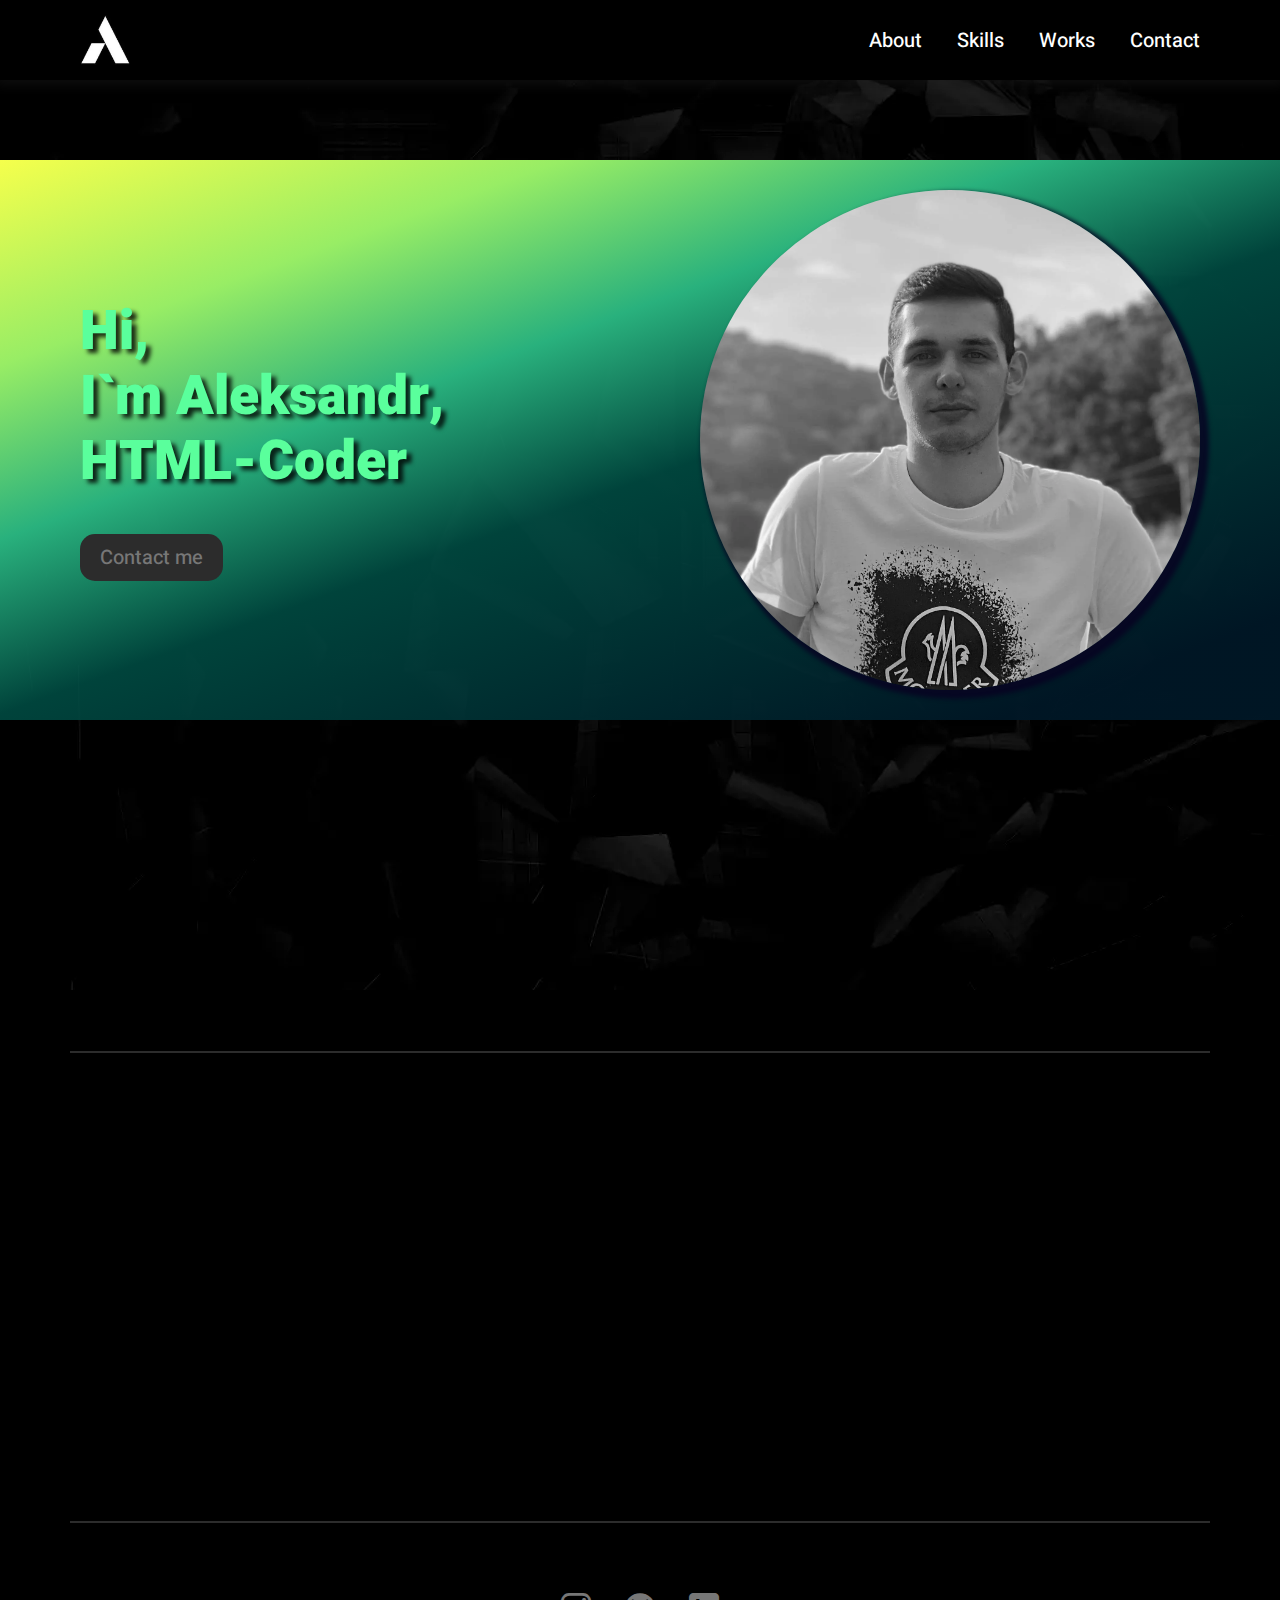
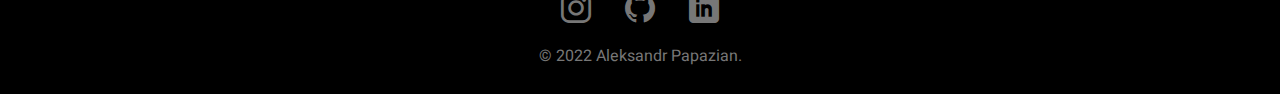
<file: index.html>
<!DOCTYPE html>
<html lang="en">
<head>
    <meta charset="UTF-8">
    <meta http-equiv="X-UA-Compatible" content="IE=edge">
    <meta name="viewport" content="width=device-width, initial-scale=1.0">
    <link rel="stylesheet" href="css/style.min.css?_v=20220630144402">
    <title>Portfolio | Aleksandr Papazian</title>
</head>
<body>
    <div class="wrapper">
        <header class="header">
    <div class="header__content container">
        <div class="header__menu menu">
            <a href="index.html" class="menu__logo">
                <picture><source srcset="img/logo.webp" type="image/webp"><img src="img/logo.jpg" alt="logo"></picture>
            </a>
            <nav class="menu__body">
                <ul class="menu__list">
                    <li><a href="about.html" class="menu__link  ">About</a></li>
                    <li><a href="skills.html" class="menu__link ">Skills</a></li>
                    <li><a href="works.html" class="menu__link ">Works</a></li>
                    <li><a href="contact.html" class="menu__link ">Contact</a></li>
                </ul>
            </nav>
            <div class="menu__burger burger-menu">
                <span></span>
            </div>
        </div>
    </div>
</header>
        <main class="main">
            <section class="hello">
                <div class="hello__container container">
                    <div class="hello__content">
                        <h1 class="hello__title title-hello anim-items anim-no-hide">
                            Hi, <br>
                            I`m Aleksandr, <br>
                            HTML-Coder
                        </h1>
                        <a href="contact.html" class="hello__button button anim-items anim-no-hide">Contact me</a>
                    </div>
                    <div class="hello__avatar anim-items anim-no-hide">
                        <picture><source srcset="img/avatar.webp" type="image/webp"><img src="img/avatar.jpg" alt="avatar"></picture>
                    </div>
                </div>
            </section>
            <section class="my-portfolio">
                <div class="my-portfolio__container container">
                    <div class="my-portfolio__content">
                        <h2 class="my-portfolio__title title anim-items anim-no-hide">My portfolio</h2>
                        <p class="my-portfolio__text text anim-items anim-no-hide">
                            A small gallery of the latest projects I have chosen. I made them from layouts found on the Internet. <br>
                            Interested to see some more? Visit <a href="works.html">my work</a> page.
                        </p>
                        <a href="works.html" class="my-portfolio__button button anim-items anim-no-hide">See more</a>
                    </div>
                </div>
            </section>
            <section class="featured-works">
                <div class="featured-works__container container">
                    <h2 class="featured-works__title title anim-items anim-no-hide">Featured works</h2>
                    <div class="featured-works__items works">
                        <div class="works__items">
                            <a href="https://de1m0s7.github.io/bright-jh/" target="_blank" class="works__item anim-items anim-no-hide">
                                <picture><source srcset="img/logo/bright-jh.webp" type="image/webp"><img src="img/logo/bright-jh.jpg" alt="img"></picture>
                            </a>
                            <a href="https://de1m0s7.github.io/QWERy/" target="_blank" class="works__item anim-items anim-no-hide">
                                <picture><source srcset="img/logo/qwery.webp" type="image/webp"><img src="img/logo/qwery.jpg" alt="img"></picture>
                            </a>
                            <a href="https://de1m0s7.github.io/space-x/" target="_blank" class="works__item anim-items anim-no-hide">
                                <picture><source srcset="img/logo/space-x.webp" type="image/webp"><img src="img/logo/space-x.jpg" alt="img"></picture>
                            </a>
                            <a href="https://de1m0s7.github.io/boosted-usa/" target="_blank" class="works__item anim-items anim-no-hide">
                                <picture><source srcset="img/logo/boosted-usa.webp" type="image/webp"><img src="img/logo/boosted-usa.jpg" alt="img"></picture>
                            </a>
                        </div>
                    </div>
                </div>
            </section>
        </main>
        <footer class="footer">
    <div class="footer__content container">
        <div class="footer__social social">
            <a href="https://www.instagram.com/alexandr_papazian/" target="_blank" class="social__item icon-instagram"></a>
            <a href="https://github.com/De1m0s7" target="_blank" class="social__item icon-github"></a>
            <a href="https://www.linkedin.com/in/alexandr-papazian-7a0780193/" target="_blank" class="social__item icon-linkedin"></a>
        </div>
        <div class="footer__copyright">© 2022 Aleksandr Papazian.</div>
    </div>
</footer>
    </div>
    <script src="js/app.min.js?_v=20220630144402"></script>
</body>
</html>
</file>
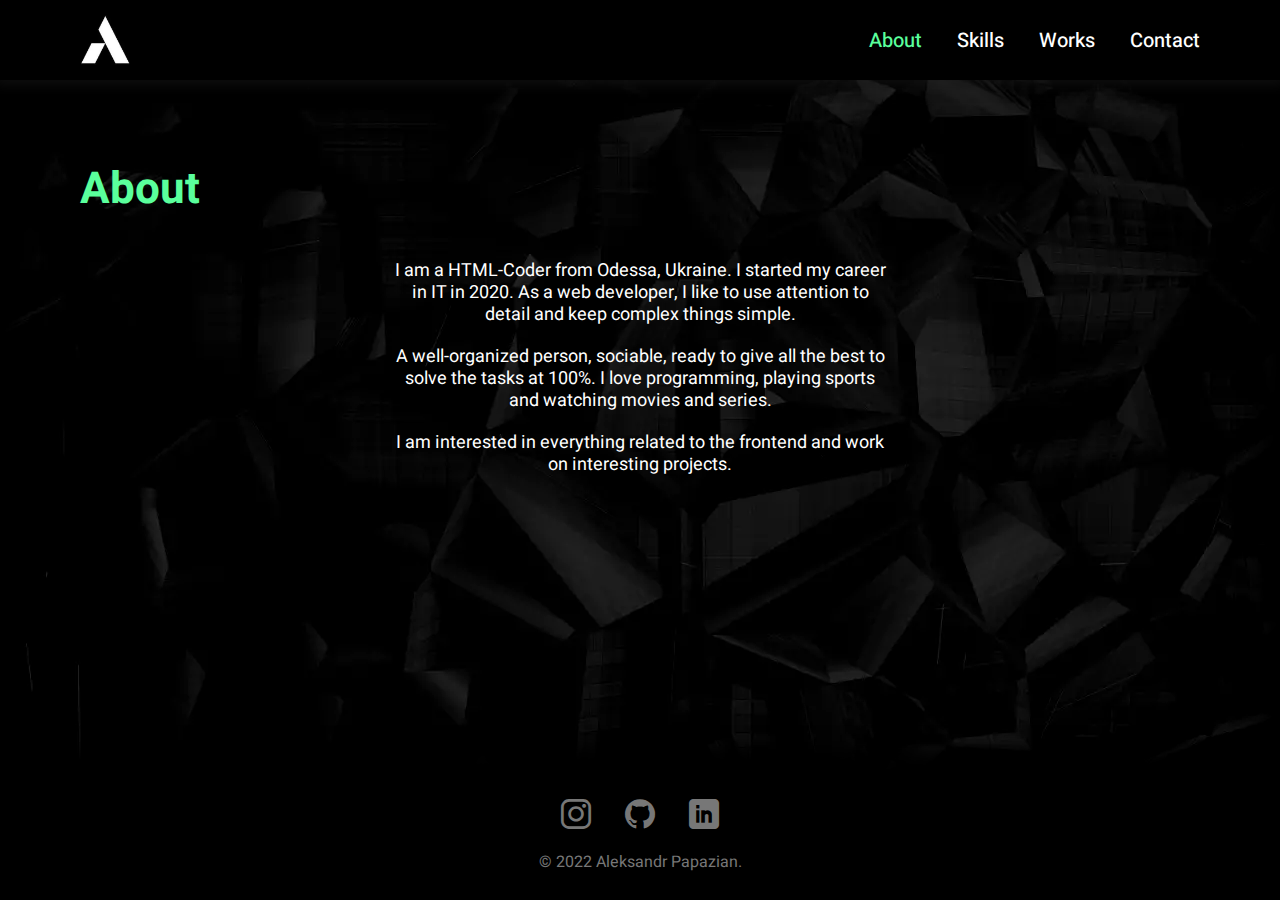
<file: about.html>
<!DOCTYPE html>
<html lang="en">
<head>
    <meta charset="UTF-8">
    <meta http-equiv="X-UA-Compatible" content="IE=edge">
    <meta name="viewport" content="width=device-width, initial-scale=1.0">
    <link rel="stylesheet" href="css/style.min.css?_v=20220630144402">
    <title>Portfolio | Aleksandr Papazian</title>
</head>
<body>
    <div class="wrapper">
        <header class="header">
    <div class="header__content container">
        <div class="header__menu menu">
            <a href="index.html" class="menu__logo">
                <picture><source srcset="img/logo.webp" type="image/webp"><img src="img/logo.jpg" alt="logo"></picture>
            </a>
            <nav class="menu__body">
                <ul class="menu__list">
                    <li><a href="about.html" class="menu__link  active">About</a></li>
                    <li><a href="skills.html" class="menu__link ">Skills</a></li>
                    <li><a href="works.html" class="menu__link ">Works</a></li>
                    <li><a href="contact.html" class="menu__link ">Contact</a></li>
                </ul>
            </nav>
            <div class="menu__burger burger-menu">
                <span></span>
            </div>
        </div>
    </div>
</header>
        <main class="main">
            <div class="about main__container container">
                <h1 class="about__title title anim-items anim-no-hide">About</h1>
                <div class="about__content">
                    <p class="about__text text anim-items anim-no-hide">
                        I am a HTML-Coder from Odessa, Ukraine.
                        I started my career in IT in 2020. As a web developer, I like to use attention to detail and keep complex things simple.
                    </p>
                    <p class="about__text text anim-items anim-no-hide">
                        A well-organized person, sociable, ready to give all the best to solve the tasks at 100%. I love programming, playing sports and watching movies and series.
                    </p>
                    <p class="about__text text anim-items anim-no-hide">
                        I am interested in everything related to the frontend and work on interesting projects.
                    </p>
                </div>
            </div>
        </main>
        <footer class="footer">
    <div class="footer__content container">
        <div class="footer__social social">
            <a href="https://www.instagram.com/alexandr_papazian/" target="_blank" class="social__item icon-instagram"></a>
            <a href="https://github.com/De1m0s7" target="_blank" class="social__item icon-github"></a>
            <a href="https://www.linkedin.com/in/alexandr-papazian-7a0780193/" target="_blank" class="social__item icon-linkedin"></a>
        </div>
        <div class="footer__copyright">© 2022 Aleksandr Papazian.</div>
    </div>
</footer>
    </div>
    <script src="js/app.min.js?_v=20220630144402"></script>
</body>
</html>
</file>
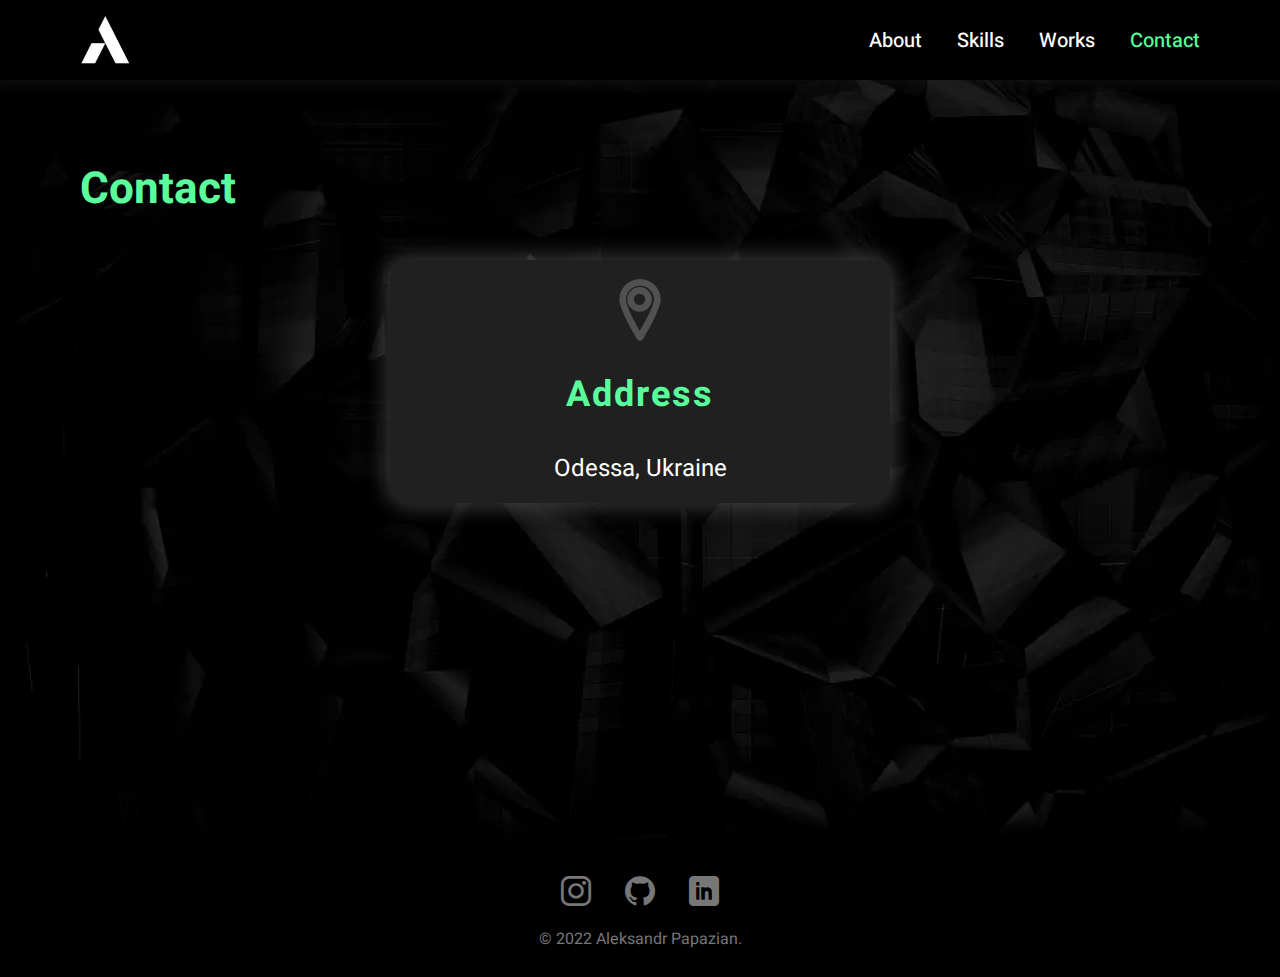
<file: contact.html>
<!DOCTYPE html>
<html lang="en">
<head>
    <meta charset="UTF-8">
    <meta http-equiv="X-UA-Compatible" content="IE=edge">
    <meta name="viewport" content="width=device-width, initial-scale=1.0">
    <link rel="stylesheet" href="css/style.min.css?_v=20220630144402">
    <title>Portfolio | Aleksandr Papazian</title>
</head>
<body>
    <div class="wrapper">
        <header class="header">
    <div class="header__content container">
        <div class="header__menu menu">
            <a href="index.html" class="menu__logo">
                <picture><source srcset="img/logo.webp" type="image/webp"><img src="img/logo.jpg" alt="logo"></picture>
            </a>
            <nav class="menu__body">
                <ul class="menu__list">
                    <li><a href="about.html" class="menu__link  ">About</a></li>
                    <li><a href="skills.html" class="menu__link ">Skills</a></li>
                    <li><a href="works.html" class="menu__link ">Works</a></li>
                    <li><a href="contact.html" class="menu__link active">Contact</a></li>
                </ul>
            </nav>
            <div class="menu__burger burger-menu">
                <span></span>
            </div>
        </div>
    </div>
</header>
        <main class="main contact">
            <div class="contact__container main__container container">
                <h1 class="contact__title title anim-items anim-no-hide">Contact</h1>
                <div class="contact__content">
                    <div class="contact__items card-contact">
                        <div class="contact__item card-contact__item anim-items anim-no-hide">
                            <div class="contact__icon card-contact__icon icon-location"></div>
                            <h4 class="contact__title card-contact__title">Address</h4>
                            <p class="contact__text card-contact__text">Odessa, Ukraine</p>
                        </div>
                        <div class="contact__item card-contact__item anim-items anim-no-hide">
                            <div class="contact__icon card-contact__icon icon-email"></div>
                            <h4 class="contact__title card-contact__title">E-mail</h4>
                            <p class="contact__text card-contact__text">aleksandr.papazian@gmail.com</p>
                        </div>
                    </div>
                </div>
            </div>
        </main>
        <footer class="footer">
    <div class="footer__content container">
        <div class="footer__social social">
            <a href="https://www.instagram.com/alexandr_papazian/" target="_blank" class="social__item icon-instagram"></a>
            <a href="https://github.com/De1m0s7" target="_blank" class="social__item icon-github"></a>
            <a href="https://www.linkedin.com/in/alexandr-papazian-7a0780193/" target="_blank" class="social__item icon-linkedin"></a>
        </div>
        <div class="footer__copyright">© 2022 Aleksandr Papazian.</div>
    </div>
</footer>
    </div>
    <script src="js/app.min.js?_v=20220630144402"></script>
</body>
</html>
</file>
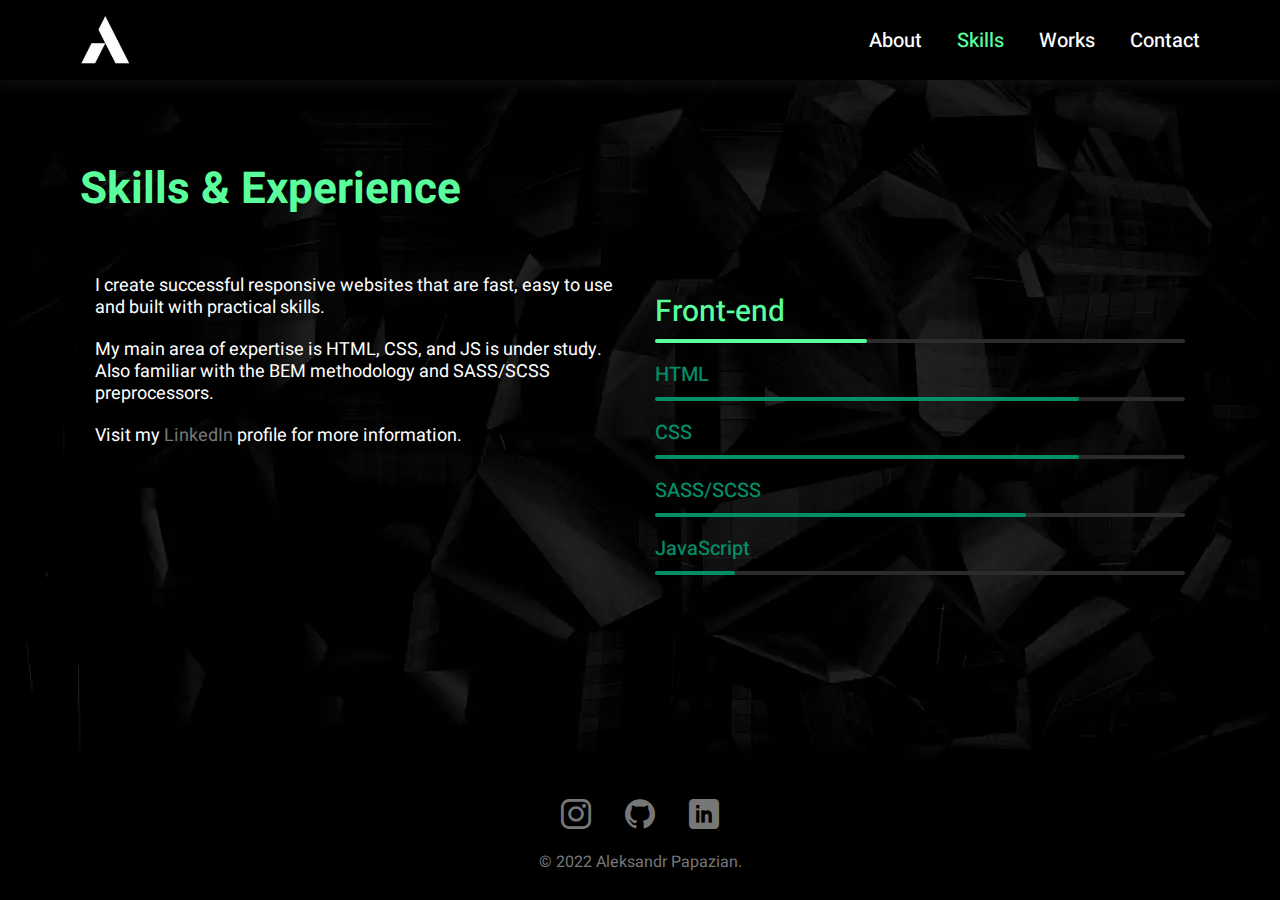
<file: skills.html>
<!DOCTYPE html>
<html lang="en">
<head>
    <meta charset="UTF-8">
    <meta http-equiv="X-UA-Compatible" content="IE=edge">
    <meta name="viewport" content="width=device-width, initial-scale=1.0">
    <link rel="stylesheet" href="css/style.min.css?_v=20220630144402">
    <title>Portfolio | Aleksandr Papazian</title>
</head>
<body>
    <div class="wrapper">
        <header class="header">
    <div class="header__content container">
        <div class="header__menu menu">
            <a href="index.html" class="menu__logo">
                <picture><source srcset="img/logo.webp" type="image/webp"><img src="img/logo.jpg" alt="logo"></picture>
            </a>
            <nav class="menu__body">
                <ul class="menu__list">
                    <li><a href="about.html" class="menu__link  ">About</a></li>
                    <li><a href="skills.html" class="menu__link active">Skills</a></li>
                    <li><a href="works.html" class="menu__link ">Works</a></li>
                    <li><a href="contact.html" class="menu__link ">Contact</a></li>
                </ul>
            </nav>
            <div class="menu__burger burger-menu">
                <span></span>
            </div>
        </div>
    </div>
</header>
        <main class="main">
            <div class="skills main__container container">
                <h1 class="skills__title title anim-items anim-no-hide">Skills & Experience</h1>
                <div class="skills__items">
                    <div class="skills__item">
                        <p class="skills__text text anim-items anim-no-hide">
                            I create successful responsive websites that are fast, easy to use and built with practical skills.
                        </p>
                        <p class="skills__text text anim-items anim-no-hide">
                            My main area of expertise is HTML, CSS, and JS is under study. Also familiar with the BEM methodology and SASS/SCSS preprocessors.
                        </p>
                        <p class="skills__text text anim-items anim-no-hide">
                            Visit my <a href="https://www.linkedin.com/in/alexandr-papazian-7a0780193/" target="_blank">LinkedIn</a> profile for more information.
                        </p>
                    </div>
                    <div class="skills__item">
                        <div class="skills__item-body anim-items anim-no-hide">
                            <h3 class="skills__subtitle subtitle-skills">Front-end</h3>
                            <div class="skills__chart chart ">
                                <div class="chart__front-end anim-items anim-no-hide"></div>
                            </div>
                        </div>
                        <div class="skills__item-body anim-items anim-no-hide">
                            <h3 class="skills__subtitle subtitle-skills subtitle-skills--lang">HTML</h3>
                            <div class="skills__chart chart">
                                <div class="chart__html anim-items anim-no-hide"></div>
                            </div>
                        </div>
                        <div class="skills__item-body anim-items anim-no-hide">
                            <h3 class="skills__subtitle subtitle-skills subtitle-skills--lang">CSS</h3>
                            <div class="skills__chart chart">
                                <div class="chart__css anim-items anim-no-hide"></div>
                            </div>
                        </div>
                        <div class="skills__item-body anim-items anim-no-hide">
                            <h3 class="skills__subtitle subtitle-skills subtitle-skills--lang">SASS/SCSS</h3>
                            <div class="skills__chart chart">
                                <div class="chart__sass anim-items anim-no-hide"></div>
                            </div>
                        </div>
                        <div class="skills__item-body anim-items anim-no-hide">
                            <h3 class="skills__subtitle subtitle-skills subtitle-skills--lang">JavaScript</h3>
                            <div class="skills__chart chart">
                                <div class="chart__js anim-items anim-no-hide"></div>
                            </div>
                        </div>
                    </div>
                </div>
            </div>
        </main>
        <footer class="footer">
    <div class="footer__content container">
        <div class="footer__social social">
            <a href="https://www.instagram.com/alexandr_papazian/" target="_blank" class="social__item icon-instagram"></a>
            <a href="https://github.com/De1m0s7" target="_blank" class="social__item icon-github"></a>
            <a href="https://www.linkedin.com/in/alexandr-papazian-7a0780193/" target="_blank" class="social__item icon-linkedin"></a>
        </div>
        <div class="footer__copyright">© 2022 Aleksandr Papazian.</div>
    </div>
</footer>
    </div>
    <script src="js/app.min.js?_v=20220630144402"></script>
</body>
</html>
</file>
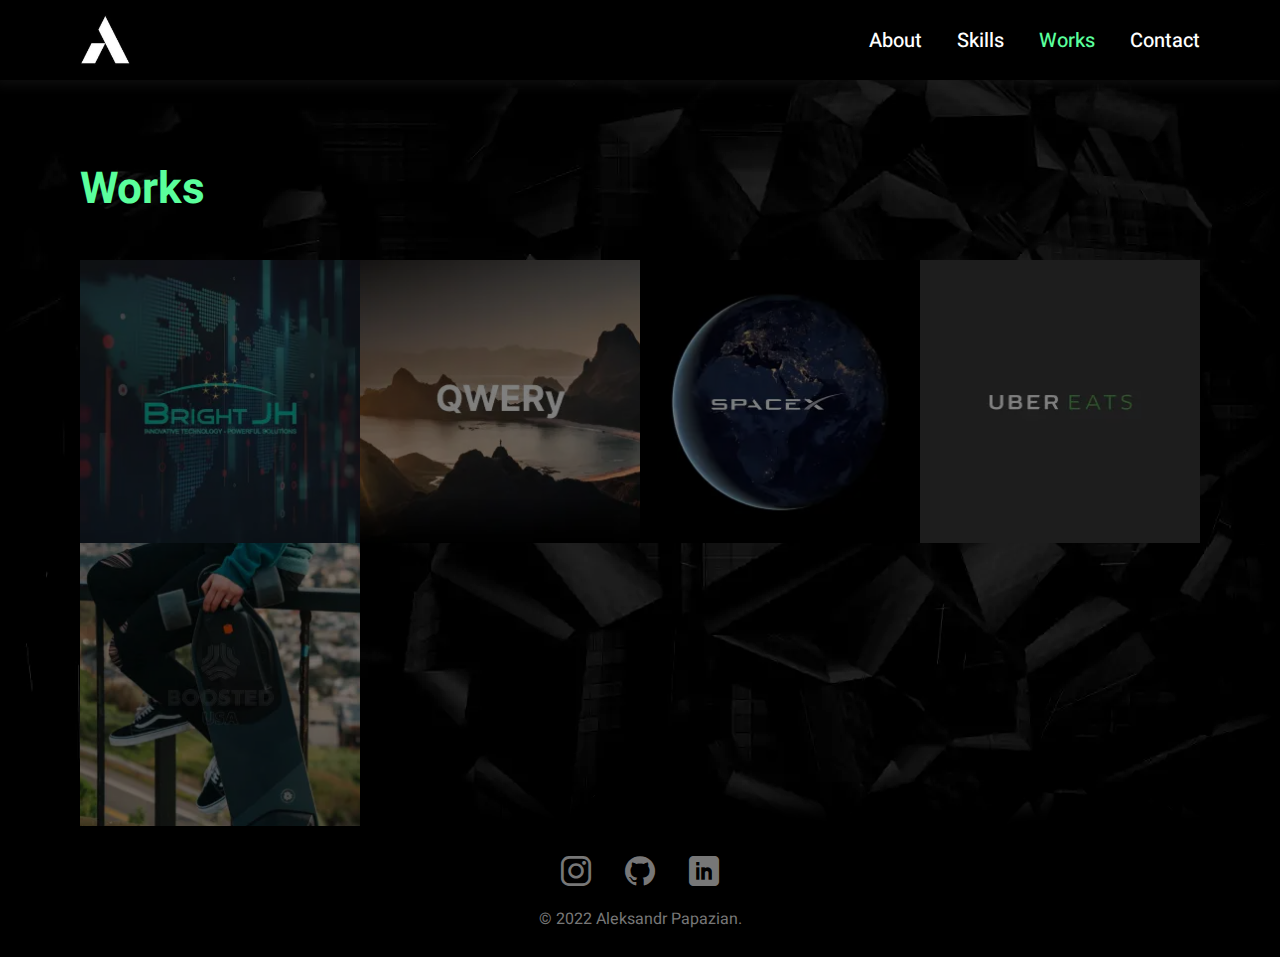
<file: works.html>
<!DOCTYPE html>
<html lang="en">
<head>
    <meta charset="UTF-8">
    <meta http-equiv="X-UA-Compatible" content="IE=edge">
    <meta name="viewport" content="width=device-width, initial-scale=1.0">
    <link rel="stylesheet" href="css/style.min.css?_v=20220630144402">
    <title>Works</title>
</head>
<body>
    <div class="wrapper">
        <header class="header">
    <div class="header__content container">
        <div class="header__menu menu">
            <a href="index.html" class="menu__logo">
                <picture><source srcset="img/logo.webp" type="image/webp"><img src="img/logo.jpg" alt="logo"></picture>
            </a>
            <nav class="menu__body">
                <ul class="menu__list">
                    <li><a href="about.html" class="menu__link  ">About</a></li>
                    <li><a href="skills.html" class="menu__link ">Skills</a></li>
                    <li><a href="works.html" class="menu__link active">Works</a></li>
                    <li><a href="contact.html" class="menu__link ">Contact</a></li>
                </ul>
            </nav>
            <div class="menu__burger burger-menu">
                <span></span>
            </div>
        </div>
    </div>
</header>
        <main class="main">
            <div class="works main__container container">
                <h1 class="works__title title anim-items anim-no-hide">Works</h1>
                <div class="works__items">
                    <a href="https://de1m0s7.github.io/bright-jh/" target="_blank" class="works__item anim-items anim-no-hide">
                        <picture><source srcset="img/logo/bright-jh.webp" type="image/webp"><img src="img/logo/bright-jh.jpg" alt="img"></picture>
                    </a>
                    <a href="https://de1m0s7.github.io/QWERy/" target="_blank" class="works__item anim-items anim-no-hide">
                        <picture><source srcset="img/logo/qwery.webp" type="image/webp"><img src="img/logo/qwery.jpg" alt="img"></picture>
                    </a>
                    <a href="https://de1m0s7.github.io/space-x/" target="_blank" class="works__item anim-items anim-no-hide">
                        <picture><source srcset="img/logo/space-x.webp" type="image/webp"><img src="img/logo/space-x.jpg" alt="img"></picture>
                    </a>
                    <a href="https://de1m0s7.github.io/UberEats/" target="_blank" class="works__item anim-items anim-no-hide">
                        <picture><source srcset="img/logo/uber-eats.webp" type="image/webp"><img src="img/logo/uber-eats.jpg" alt="img"></picture>
                    </a>
                    <a href="https://de1m0s7.github.io/boosted-usa/" target="_blank" class="works__item anim-items anim-no-hide">
                        <picture><source srcset="img/logo/boosted-usa.webp" type="image/webp"><img src="img/logo/boosted-usa.jpg" alt="img"></picture>
                    </a>
                </div>
            </div>
        </main>
        <footer class="footer">
    <div class="footer__content container">
        <div class="footer__social social">
            <a href="https://www.instagram.com/alexandr_papazian/" target="_blank" class="social__item icon-instagram"></a>
            <a href="https://github.com/De1m0s7" target="_blank" class="social__item icon-github"></a>
            <a href="https://www.linkedin.com/in/alexandr-papazian-7a0780193/" target="_blank" class="social__item icon-linkedin"></a>
        </div>
        <div class="footer__copyright">© 2022 Aleksandr Papazian.</div>
    </div>
</footer>
    </div>
    <script src="js/app.min.js?_v=20220630144402"></script>
</body>
</html>
</file>
<file: css/style.min.css>
@import url('https://fonts.googleapis.com/css2?family=Heebo:wght@400;500;700;900&display=swap');@font-face{font-family:icons;src:url(../fonts/icons.woff) format("woff"),url(../fonts/icons.woff2) format("woff2");font-weight:400;font-style:normal;font-display:block}[class*=" icon-"],[class^=icon-]{font-family:icons!important;speak:never;font-style:normal;font-weight:400;font-variant:normal;text-transform:none;line-height:1;-webkit-font-smoothing:antialiased;-moz-osx-font-smoothing:grayscale}.icon-linkedin:before{content:"\e900"}.icon-instagram:before{content:"\e901"}.icon-email:before{content:"\e902"}.icon-location:before{content:"\e903"}.icon-github:before{content:"\e904"}a,abbr,acronym,address,applet,article,aside,audio,b,big,blockquote,body,canvas,caption,center,cite,code,dd,del,details,dfn,div,dl,dt,em,embed,fieldset,figcaption,figure,footer,form,h1,h2,h3,h4,h5,h6,header,hgroup,html,i,iframe,img,ins,kbd,label,legend,li,mark,menu,nav,object,ol,output,p,pre,q,ruby,s,samp,section,small,span,strike,strong,sub,summary,sup,table,tbody,td,tfoot,th,thead,time,tr,tt,u,ul,var,video{margin:0;padding:0;border:0;font-size:100%;font:inherit;vertical-align:baseline}article,aside,details,figcaption,figure,footer,header,hgroup,menu,nav,section{display:block}body{line-height:1}ol,ul{list-style:none}blockquote,q{quotes:none}blockquote:after,blockquote:before,q:after,q:before{content:"";content:none}table{border-collapse:collapse;border-spacing:0}*{-webkit-box-sizing:border-box;box-sizing:border-box}body,html{height:100%;font-family:Heebo,sans-serif;font-weight:400;color:#fff;background:#000}.wrapper{width:100%;min-height:100%;overflow:hidden;display:-webkit-box;display:-ms-flexbox;display:flex;-webkit-box-orient:vertical;-webkit-box-direction:normal;-ms-flex-direction:column;flex-direction:column}.container{max-width:1140px;padding:0 10px;margin:0 auto}.title{font-size:44px;line-height:60px;font-weight:700;color:#5aff9c;-webkit-transform:translate(0,120%);-ms-transform:translate(0,120%);transform:translate(0,120%);opacity:0;-webkit-transition:.8s ease .3s;-o-transition:.8s ease .3s;transition:.8s ease .3s}.title.active{-webkit-transform:translate(0,0);-ms-transform:translate(0,0);transform:translate(0,0);opacity:1}.text{font-size:18px;line-height:22px;-webkit-transform:translate(0,120%);-ms-transform:translate(0,120%);transform:translate(0,120%);opacity:0;-webkit-transition:.8s ease .5s;-o-transition:.8s ease .5s;transition:.8s ease .5s}.text a{-webkit-transition:color .4s ease;-o-transition:color .4s ease;transition:color .4s ease;text-decoration:none;color:#777}.text.active{-webkit-transform:translate(0,0);-ms-transform:translate(0,0);transform:translate(0,0);opacity:1}.title-hello{font-weight:900;font-size:55px;line-height:65px;color:#5aff9c;text-shadow:5px 4px 4px rgba(0,0,0,.8);-webkit-transform:translate(0,-75%);-ms-transform:translate(0,-75%);transform:translate(0,-75%);opacity:0;-webkit-transition:.8s ease 0s;-o-transition:.8s ease 0s;transition:.8s ease 0s}.title-hello.active{-webkit-transform:translate(0,0);-ms-transform:translate(0,0);transform:translate(0,0);opacity:1}.subtitle-skills{font-size:30px;line-height:34px;font-weight:500;color:#5aff9c}.subtitle-skills--lang{font-size:20px;line-height:24px;color:#008f67}.button{position:relative;background:#2c2c2c;border-radius:15px;font-weight:500;font-size:20px;line-height:29px;color:#777;text-decoration:none;-webkit-transition:all .5s ease;-o-transition:all .5s ease;transition:all .5s ease;height:47px;display:-webkit-inline-box;display:-ms-inline-flexbox;display:inline-flex;-webkit-box-align:center;-ms-flex-align:center;align-items:center;-webkit-box-pack:center;-ms-flex-pack:center;justify-content:center;text-align:center;padding:0 20px;-webkit-transform:scale(0);-ms-transform:scale(0);transform:scale(0);opacity:0}.button.active{-webkit-transform:scale(1);-ms-transform:scale(1);transform:scale(1);opacity:1}.header{position:fixed;width:100%;top:0;left:0;z-index:50;-webkit-box-shadow:0 0 12px 5px rgba(28,28,28,.5);box-shadow:0 0 12px 5px rgba(28,28,28,.5)}.header::before{content:"";position:absolute;top:0;left:0;width:100%;height:100%;background-color:#000;z-index:2}.header__menu{position:relative;padding:15px 0;-webkit-box-align:center;-ms-flex-align:center;align-items:center}.menu{display:-webkit-box;display:-ms-flexbox;display:flex;-webkit-box-pack:justify;-ms-flex-pack:justify;justify-content:space-between;-webkit-box-align:center;-ms-flex-align:center;align-items:center}.menu__logo{-webkit-box-flex:0;-ms-flex:0 0 50px;flex:0 0 50px;height:50px;position:relative;z-index:2}.menu__logo img{max-width:100%;height:100%}.menu__body{display:-webkit-box;display:-ms-flexbox;display:flex;position:relative;z-index:2}.menu__list{display:-webkit-box;display:-ms-flexbox;display:flex;position:relative;z-index:2}.menu__list li{margin:0 0 0 35px}.menu__link{font-weight:500;font-size:20px;line-height:29px;color:inherit;text-decoration:none;-webkit-transition:color .3s ease;-o-transition:color .3s ease;transition:color .3s ease}.burger-menu{display:none}.footer{text-align:center;padding:30px 0}.footer__social{margin:0 0 25px 0}.footer__copyright{color:#777}.social{display:-webkit-box;display:-ms-flexbox;display:flex;-webkit-box-pack:center;-ms-flex-pack:center;justify-content:center;-webkit-box-align:center;-ms-flex-align:center;align-items:center}.social__item{font-size:30px;color:#777;text-decoration:none;-webkit-transition:color .4s ease;-o-transition:color .4s ease;transition:color .4s ease;margin:0 17px}.hello{padding:30px 0;background:-o-linear-gradient(290deg,#f5ff4c 0,#98ed65 20%,#29b17d 37%,rgba(0,75,66,.8967962185) 54%,rgba(0,23,38,.9472163866) 90%);background:linear-gradient(160deg,#f5ff4c 0,#98ed65 20%,#29b17d 37%,rgba(0,75,66,.8967962185) 54%,rgba(0,23,38,.9472163866) 90%)}.hello__container{display:-webkit-box;display:-ms-flexbox;display:flex;-webkit-box-align:center;-ms-flex-align:center;align-items:center}.hello__content{-webkit-box-flex:1;-ms-flex:1 1 auto;flex:1 1 auto;padding:0 19px 0 0}.hello__content :last-child{margin-bottom:0}.hello__title{margin-bottom:40px}.hello__avatar{-webkit-box-flex:0;-ms-flex:0 0 500px;flex:0 0 500px;height:500px;overflow:hidden;border-radius:50%;-webkit-box-shadow:5px 5px 4px 4px rgba(7,3,34,.8);box-shadow:5px 5px 4px 4px rgba(7,3,34,.8);-webkit-transform:scale(0);-ms-transform:scale(0);transform:scale(0);opacity:0;-webkit-transition:.8s ease 0s;-o-transition:.8s ease 0s;transition:.8s ease 0s}.hello__avatar.active{-webkit-transform:scale(1);-ms-transform:scale(1);transform:scale(1);opacity:1}.hello__avatar img{max-width:100%}.my-portfolio{padding:100px 0 40px 0}.my-portfolio__container{border-bottom:2px solid #2c2c2c}.my-portfolio__content{padding:0 0 20px 0}.my-portfolio__content :last-child{margin-bottom:0}.my-portfolio__title{margin-bottom:20px}.my-portfolio__text{margin-bottom:40px}.my-portfolio__button{margin-bottom:30px}.featured-works{padding:40px 0 40px 0}.featured-works__container{padding:0 0 20px 0;border-bottom:2px solid #2c2c2c}.featured-works__title{margin-bottom:20px}.featured-works__item{display:block}.featured-works__text{-webkit-box-flex:1;-ms-flex:1 1 100%;flex:1 1 100%;height:100%}.works__title{margin-bottom:40px}.works__items{display:-webkit-box;display:-ms-flexbox;display:flex;-ms-flex-wrap:wrap;flex-wrap:wrap}.works__item{-webkit-box-flex:0;-ms-flex:0 0 25%;flex:0 0 25%;background-color:#000;overflow:hidden;-webkit-transform:scale(0);-ms-transform:scale(0);transform:scale(0);opacity:0;-webkit-transition:.8s ease .1s;-o-transition:.8s ease .1s;transition:.8s ease .1s}.works__item.active{-webkit-transform:scale(1);-ms-transform:scale(1);transform:scale(1);opacity:1}.works__item img{width:100%;height:100%;-o-object-fit:cover;object-fit:cover;opacity:.5;-webkit-transition:all .3s ease;-o-transition:all .3s ease;transition:all .3s ease}.skills__title{margin-bottom:40px}.skills__items{display:-webkit-box;display:-ms-flexbox;display:flex}.skills__item{-webkit-box-flex:0;-ms-flex:0 0 50%;flex:0 0 50%;padding:15px}.skills__item :last-child{margin-bottom:0}.skills__text{margin-bottom:20px}.skills__item-body{margin-bottom:20px;-webkit-transform:translate(0,120%);-ms-transform:translate(0,120%);transform:translate(0,120%);opacity:0}.skills__item-body.active{-webkit-transform:translate(0,0);-ms-transform:translate(0,0);transform:translate(0,0);opacity:1}.skills__item-body:nth-child(1){-webkit-transition:.8s ease .4s;-o-transition:.8s ease .4s;transition:.8s ease .4s}.skills__item-body:nth-child(2){-webkit-transition:.8s ease .6s;-o-transition:.8s ease .6s;transition:.8s ease .6s}.skills__item-body:nth-child(3){-webkit-transition:.8s ease .8s;-o-transition:.8s ease .8s;transition:.8s ease .8s}.skills__item-body:nth-child(4){-webkit-transition:.8s ease 1s;-o-transition:.8s ease 1s;transition:.8s ease 1s}.skills__item-body:nth-child(5){-webkit-transition:.8s ease 1.2s;-o-transition:.8s ease 1.2s;transition:.8s ease 1.2s}.skills__subtitle{margin-top:20px;margin-bottom:10px}.chart{position:relative;height:4px;width:100%;background-color:#2b2b2b;border-radius:2px}.chart div{position:absolute;left:0;top:0;width:0;height:100%;opacity:0;border-radius:2px}.chart__front-end.active{opacity:1;width:40%;background-color:#5aff9c;-webkit-transition:.9s ease-in-out .5s;-o-transition:.9s ease-in-out .5s;transition:.9s ease-in-out .5s}.chart__html.active{opacity:1;width:80%;background-color:#008f67;-webkit-transition:.9s ease-in-out .7s;-o-transition:.9s ease-in-out .7s;transition:.9s ease-in-out .7s}.chart__css.active{opacity:1;width:80%;background-color:#008f67;-webkit-transition:.9s ease-in-out .9s;-o-transition:.9s ease-in-out .9s;transition:.9s ease-in-out .9s}.chart__js.active{opacity:1;width:15%;background-color:#008f67;-webkit-transition:.9s ease-in-out 1.1s;-o-transition:.9s ease-in-out 1.1s;transition:.9s ease-in-out 1.1s}.chart__sass.active{opacity:1;width:70%;background-color:#008f67;-webkit-transition:.9s ease-in-out 1.3s;-o-transition:.9s ease-in-out 1.3s;transition:.9s ease-in-out 1.3s}.about__title{margin-bottom:40px}.about__content{text-align:center;margin:0 auto;max-width:500px}.about__content :last-child{margin-bottom:0}.about__text{margin-bottom:20px}.about__text:nth-child(1){-webkit-transition:.8s ease .3s;-o-transition:.8s ease .3s;transition:.8s ease .3s}.about__text:nth-child(2){-webkit-transition:.8s ease .7s;-o-transition:.8s ease .7s;transition:.8s ease .7s}.about__text:nth-child(3){-webkit-transition:.8s ease 1.1s;-o-transition:.8s ease 1.1s;transition:.8s ease 1.1s}.contact__title{margin-bottom:40px}.contact__content{max-width:500px;margin:0 auto}.contact__item{margin-bottom:50px}.contact__icon{margin-bottom:35px}.card-contact__item{display:-webkit-box;display:-ms-flexbox;display:flex;-webkit-box-orient:vertical;-webkit-box-direction:normal;-ms-flex-direction:column;flex-direction:column;-webkit-box-align:center;-ms-flex-align:center;align-items:center;background-color:#202020;border-radius:20px;padding:20px;-webkit-transform:translate(0,120%);-ms-transform:translate(0,120%);transform:translate(0,120%);opacity:0}.card-contact__item:nth-child(1){-webkit-transition:.8s ease .6s;-o-transition:.8s ease .6s;transition:.8s ease .6s}.card-contact__item:nth-child(2){-webkit-transition:.8s ease .9s;-o-transition:.8s ease .9s;transition:.8s ease .9s}.card-contact__item.active{-webkit-transform:translate(0,0);-ms-transform:translate(0,0);transform:translate(0,0);opacity:1;-webkit-box-shadow:0 0 20px 5px rgba(105,105,105,.5);box-shadow:0 0 20px 5px rgba(105,105,105,.5)}.card-contact__icon{font-size:60px;font-weight:700;color:#525050}.card-contact__title{font-size:36px;line-height:40px;font-weight:700;color:#5aff9c;letter-spacing:2px}.card-contact__text{font-size:24px;line-height:28px}.no-webp .main{background-image:url(../img/bg-img.jpg)}.main{-webkit-box-flex:1;-ms-flex:1 1 auto;flex:1 1 auto;padding:160px 0 0 0;background-repeat:no-repeat;background-position:center;background-attachment:fixed;-webkit-box-shadow:inset 0 0 20px 20px #000;box-shadow:inset 0 0 20px 20px #000}@media (min-width:876px){.text a:hover{color:#5aff9c}.button:hover{background:#5aff9c;color:#000;-webkit-box-shadow:5px 5px 4px 0 rgba(0,0,0,.8);box-shadow:5px 5px 4px 0 rgba(0,0,0,.8);-webkit-transition:all .4s ease;-o-transition:all .4s ease;transition:all .4s ease}.menu__link.active{color:#5aff9c}.menu__link:hover{color:#5aff9c}.social__item:hover{color:#5aff9c}.works__item img:hover{-webkit-transform:scale(1.06);-ms-transform:scale(1.06);transform:scale(1.06);opacity:1}}@media (max-width:1060px){.hello__avatar{-webkit-box-flex:0;-ms-flex:0 0 420px;flex:0 0 420px;height:420px}}@media (max-width:989px){.title-hello{font-size:45px;line-height:55px}.header__menu{height:50px}.menu__logo{-webkit-box-flex:0;-ms-flex:0 0 40px;flex:0 0 40px;height:40px}.menu__body{position:fixed;top:-100%;left:0;width:100%;height:100%;overflow:auto;-webkit-transition:all .4s ease 0s;-o-transition:all .4s ease 0s;transition:all .4s ease 0s;background-color:rgba(15,15,15,.95);padding:70px 10px 20px 10px}.menu__body.active{top:0}.menu__list{-webkit-box-orient:vertical;-webkit-box-direction:normal;-ms-flex-direction:column;flex-direction:column;-webkit-box-align:center;-ms-flex-align:center;align-items:center;-webkit-box-flex:1;-ms-flex:1 1 auto;flex:1 1 auto}.menu__list li{margin:0 0 36px 0}.menu__link{font-size:44px;line-height:48px}.burger-menu{display:block;position:relative;width:30px;height:20px;z-index:3}.burger-menu span{position:absolute;background-color:#fff;width:100%;height:2px;left:0;top:9px;-webkit-transition:all .4s ease 0s;-o-transition:all .4s ease 0s;transition:all .4s ease 0s}.burger-menu::after,.burger-menu::before{content:"";background-color:#fff;position:absolute;width:100%;height:2px;left:0;-webkit-transition:all .4s ease 0s;-o-transition:all .4s ease 0s;transition:all .4s ease 0s}.burger-menu::before{top:0}.burger-menu::after{bottom:0}.burger-menu.active::before{-webkit-transform:rotate(45deg);-ms-transform:rotate(45deg);transform:rotate(45deg);top:9px}.burger-menu.active::after{-webkit-transform:rotate(-45deg);-ms-transform:rotate(-45deg);transform:rotate(-45deg);bottom:9px}.burger-menu.active span{-webkit-transform:scale(0);-ms-transform:scale(0);transform:scale(0)}.hello__title{margin-bottom:20px}.hello__avatar{-webkit-box-flex:0;-ms-flex:0 0 400px;flex:0 0 400px;width:400px;height:400px}.main{padding:90px 0 0 0}}@media (max-width:875px){.hello__container{-webkit-box-orient:vertical;-webkit-box-direction:reverse;-ms-flex-direction:column-reverse;flex-direction:column-reverse}.hello__content{padding:35px 0 0 0;text-align:center}.my-portfolio{padding:60px 0 40px 0}.my-portfolio__container{text-align:center}.featured-works{padding:20px 0 40px 0}.featured-works__container{text-align:center}.works__title{margin-bottom:30px}.works__item{-webkit-box-flex:0;-ms-flex:0 0 50%;flex:0 0 50%}.works__item img{opacity:1}.skills__title{margin-bottom:30px}.about__title{margin-bottom:30px}.contact__title{margin-bottom:30px}}@media (max-width:767px){.title{font-size:26px;line-height:36px;text-align:center}.text{font-size:16px;line-height:20px}.title-hello{text-align:center;font-size:30px;line-height:36px}.subtitle-skills{font-size:21px;line-height:25px}.footer{padding:30px 0}.hello__avatar{-webkit-box-flex:0;-ms-flex:0 0 300px;flex:0 0 300px;width:300px;height:300px;-webkit-box-shadow:0 5px 4px 4px rgba(7,3,34,.8);box-shadow:0 5px 4px 4px rgba(7,3,34,.8)}.my-portfolio{padding:40px 0 40px 0}.featured-works{padding:0 0 40px 0}.works__title{margin-bottom:20px}.skills__title{margin-bottom:20px}.skills__items{-webkit-box-orient:vertical;-webkit-box-direction:normal;-ms-flex-direction:column;flex-direction:column}.skills__text{text-align:center}.about__title{margin-bottom:20px}.contact__title{margin-bottom:20px}.contact__icon{margin-bottom:20px}.card-contact__icon{font-size:44px}.card-contact__title{font-size:22px;line-height:26px}.card-contact__text{font-size:16px;line-height:20px}}@media (max-width:766px){body{min-width:320px}body.lock{overflow:hidden}}.webp .main{background-image:url(../img/bg-img.webp)}
</file>
